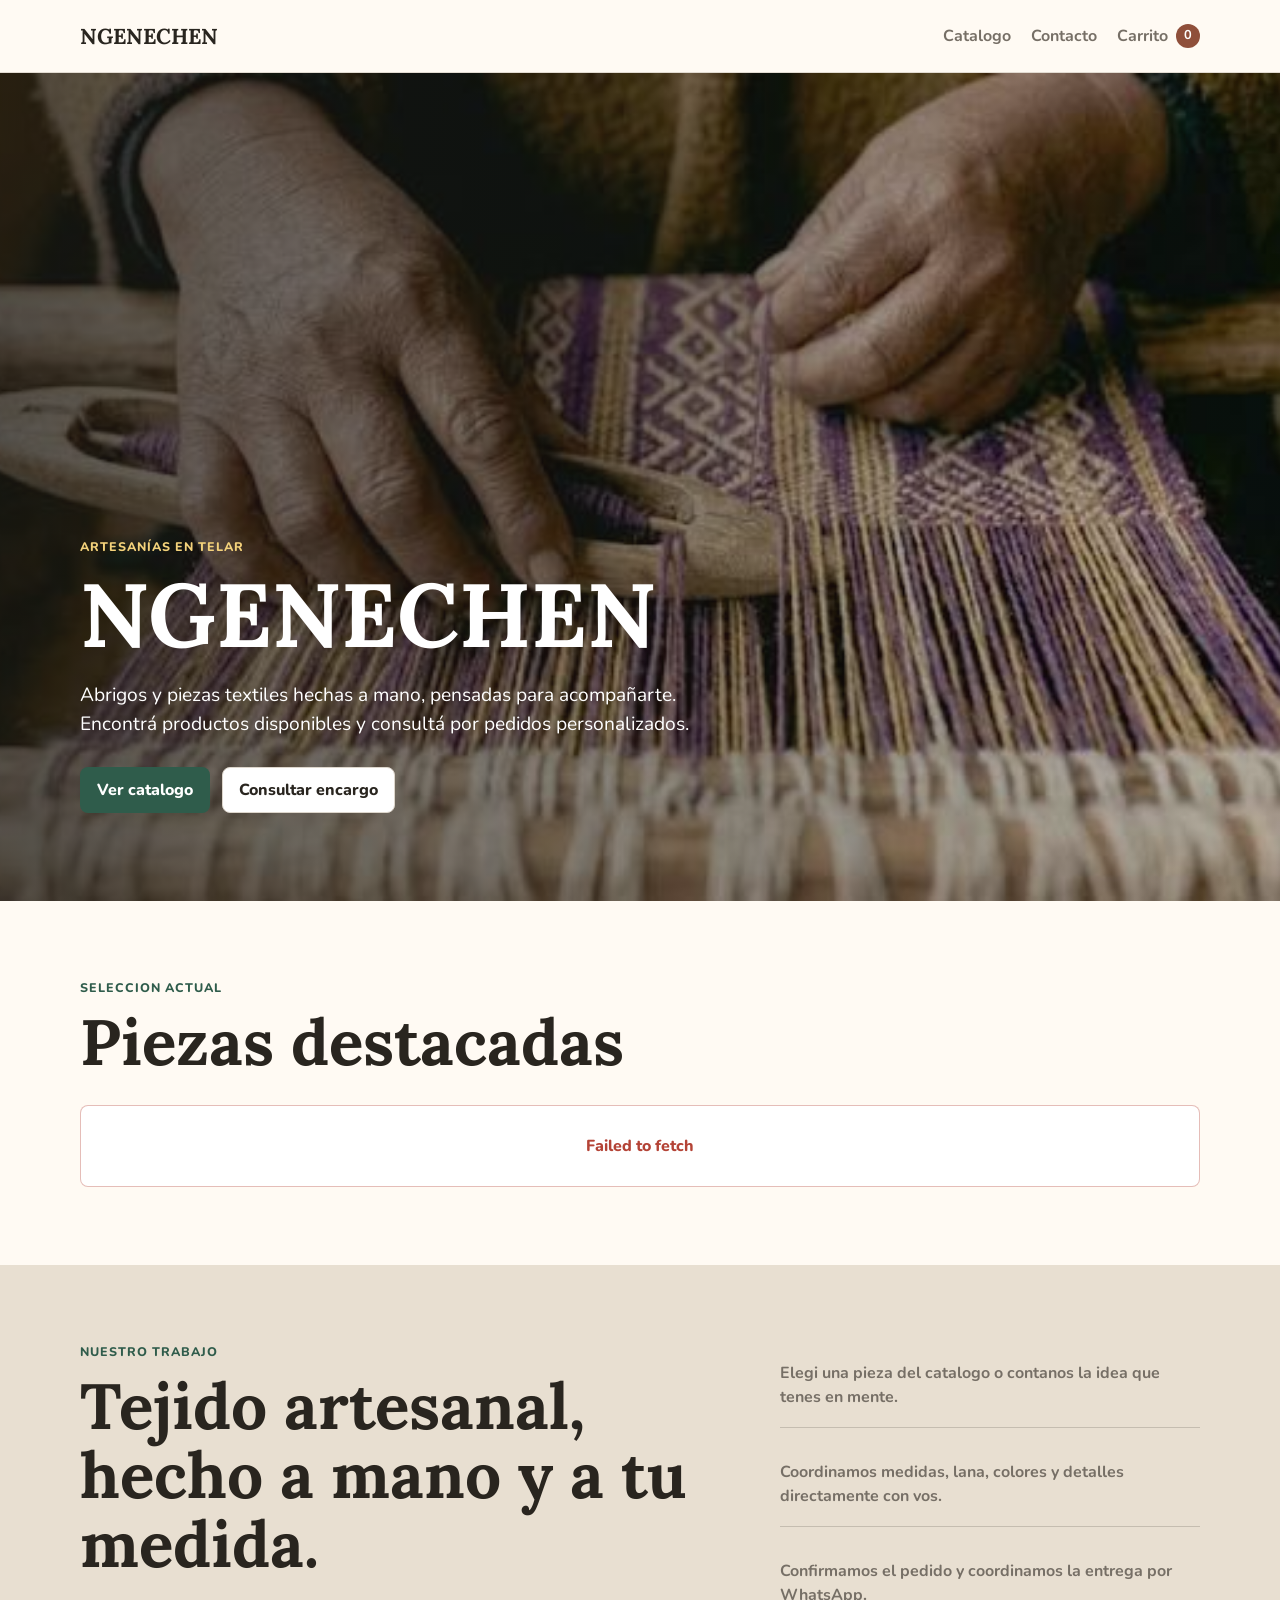
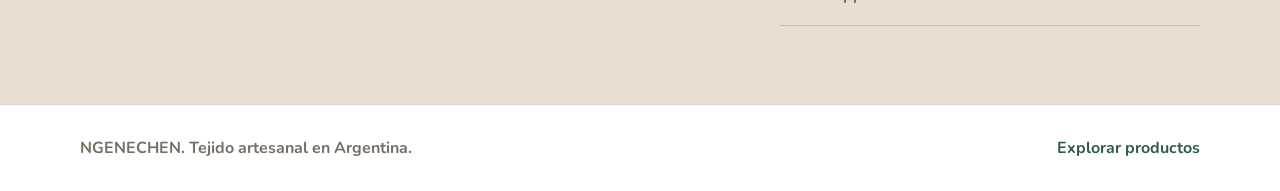
<file: index.html>
<!DOCTYPE html>
<html lang="es">
<head>
    <meta charset="UTF-8">
    <meta name="viewport" content="width=device-width, initial-scale=1.0">
    <title>NGENECHEN | Artesanias en telar</title>
    <meta name="description" content="Artesanias tejidas en telar, hechas a mano. Piezas a medida y encargos personalizados.">
    <link rel="preconnect" href="https://fonts.googleapis.com">
    <link rel="preconnect" href="https://fonts.gstatic.com" crossorigin>
    <link href="https://fonts.googleapis.com/css2?family=Lora:wght@500;700&family=Nunito:wght@400;600;700&display=swap" rel="stylesheet">
    <link rel="stylesheet" href="css/style.css">
    <link rel="stylesheet" href="css/cards.css">
    <link rel="stylesheet" href="css/carrito.css">
    <link rel="stylesheet" href="css/responsive.css">
</head>
<body data-page="inicio">
    <header class="site-header">
        <nav class="nav container" aria-label="Navegacion principal">
            <a class="brand" href="index.html">NGENECHEN</a>
            <div class="nav-links">
                <a href="catalogo.html">Catalogo</a>
                <a href="contacto.html">Contacto</a>
                <a class="cart-link" href="carrito.html">Carrito <span data-cart-count hidden>0</span></a>
            </div>
        </nav>
    </header>

    <main>
        <section class="hero">
            <img src="assets/products/captura1.jpeg" alt="Poncho tejido artesanal en telar">
            <div class="hero-content container">
                <p class="eyebrow">Artesanías en telar</p>
                <h1>NGENECHEN</h1>
                <p>Abrigos y piezas textiles hechas a mano, pensadas para acompañarte. Encontrá productos disponibles y consultá por pedidos personalizados.</p>
                <div class="actions-row">
                    <a class="button button-primary" href="catalogo.html">Ver catalogo</a>
                    <a class="button button-secondary" href="contacto.html">Consultar encargo</a>
                </div>
            </div>
        </section>

        <section class="section container">
            <div class="section-heading">
                <p class="eyebrow">Seleccion actual</p>
                <h2>Piezas destacadas</h2>
            </div>
            <div class="products-grid" data-featured-products></div>
        </section>

        <section class="section section-band">
            <div class="container split">
                <div>
                    <p class="eyebrow">Nuestro trabajo</p>
                    <h2>Tejido artesanal, hecho a mano y a tu medida.</h2>
                </div>
                <div class="steps">
                    <p>Elegi una pieza del catalogo o contanos la idea que tenes en mente.</p>
                    <p>Coordinamos medidas, lana, colores y detalles directamente con vos.</p>
                    <p>Confirmamos el pedido y coordinamos la entrega por WhatsApp.</p>
                </div>
            </div>
        </section>
    </main>

    <footer class="site-footer">
        <div class="container footer-content">
            <p>NGENECHEN. Tejido artesanal en Argentina.</p>
            <a href="catalogo.html">Explorar productos</a>
        </div>
    </footer>

    <script type="module" src="js/app.js"></script>
</body>
</html>
</file>
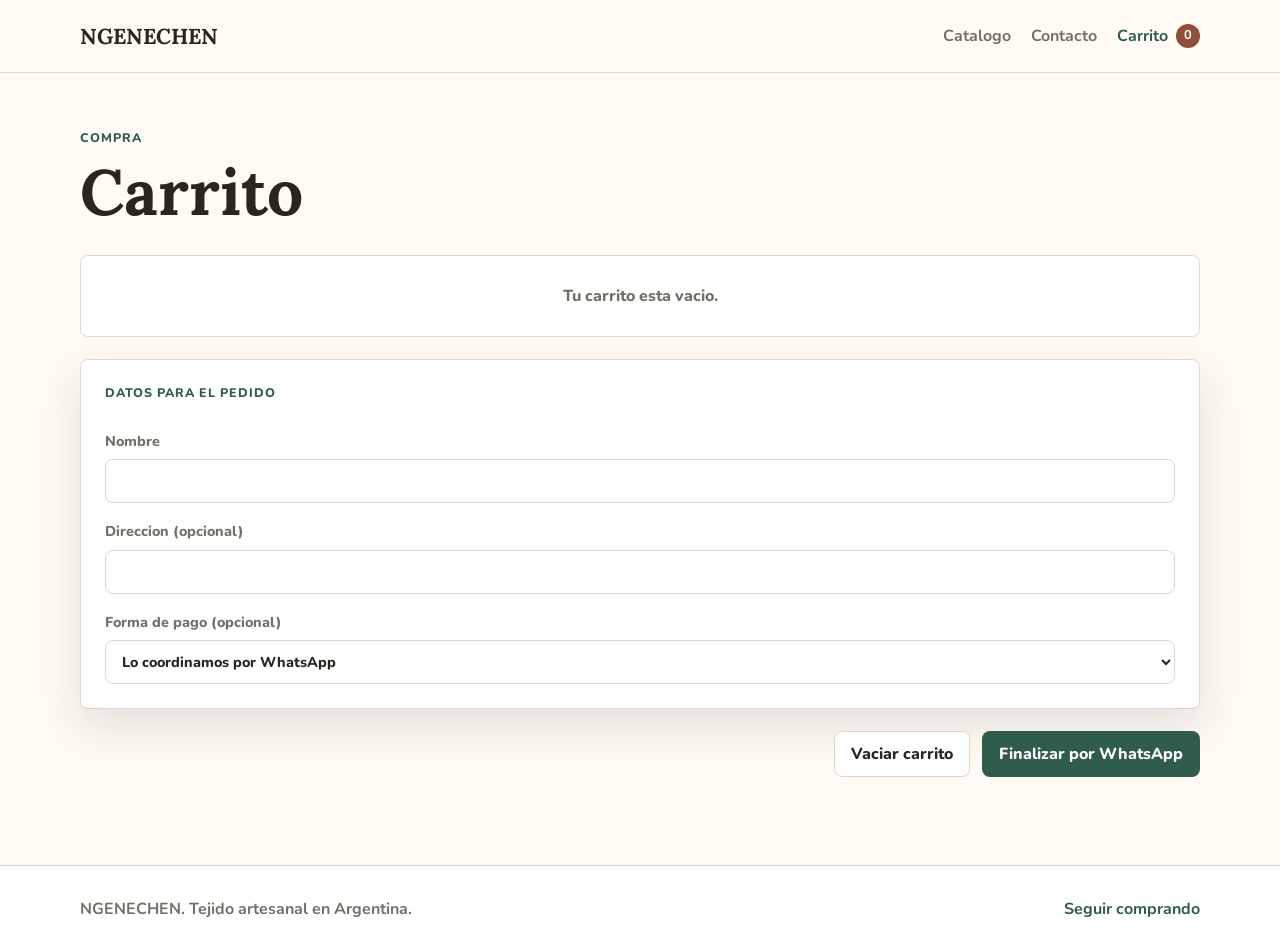
<file: carrito.html>
<!DOCTYPE html>
<html lang="es">
<head>
    <meta charset="UTF-8">
    <meta name="viewport" content="width=device-width, initial-scale=1.0">
    <title>Carrito | NGENECHEN</title>
    <link rel="preconnect" href="https://fonts.googleapis.com">
    <link rel="preconnect" href="https://fonts.gstatic.com" crossorigin>
    <link href="https://fonts.googleapis.com/css2?family=Lora:wght@500;700&family=Nunito:wght@400;600;700&display=swap" rel="stylesheet">
    <link rel="stylesheet" href="css/style.css">
    <link rel="stylesheet" href="css/cards.css">
    <link rel="stylesheet" href="css/carrito.css">
    <link rel="stylesheet" href="css/responsive.css">
</head>
<body data-page="carrito">
    <header class="site-header">
        <nav class="nav container" aria-label="Navegacion principal">
            <a class="brand" href="index.html">NGENECHEN</a>
            <div class="nav-links">
                <a href="catalogo.html">Catalogo</a>
                <a href="contacto.html">Contacto</a>
                <a class="cart-link" href="carrito.html" aria-current="page">Carrito <span data-cart-count hidden>0</span></a>
            </div>
        </nav>
    </header>

    <main class="page-main container">
        <section class="page-title">
            <p class="eyebrow">Compra</p>
            <h1>Carrito</h1>
        </section>

        <section data-cart-container aria-live="polite"></section>

        <form class="contact-form" id="checkout-form" data-checkout-form>
            <p class="eyebrow">Datos para el pedido</p>
            <label>
                Nombre
                <input type="text" name="nombre" autocomplete="name" required>
            </label>
            <label>
                Direccion (opcional)
                <input type="text" name="direccion" autocomplete="street-address">
            </label>
            <label>
                Forma de pago (opcional)
                <select name="formaPago">
                    <option value="">Lo coordinamos por WhatsApp</option>
                    <option value="Efectivo">Efectivo</option>
                    <option value="Transferencia">Transferencia</option>
                    <option value="Otro">Otro</option>
                </select>
            </label>
        </form>

        <div class="cart-actions">
            <button class="button button-secondary" type="button" data-clear-cart>Vaciar carrito</button>
            <button class="button button-primary" type="submit" form="checkout-form" data-checkout>Finalizar por WhatsApp</button>
        </div>
    </main>

    <footer class="site-footer">
        <div class="container footer-content">
            <p>NGENECHEN. Tejido artesanal en Argentina.</p>
            <a href="catalogo.html">Seguir comprando</a>
        </div>
    </footer>

    <script type="module" src="js/app.js"></script>
</body>
</html>
</file>
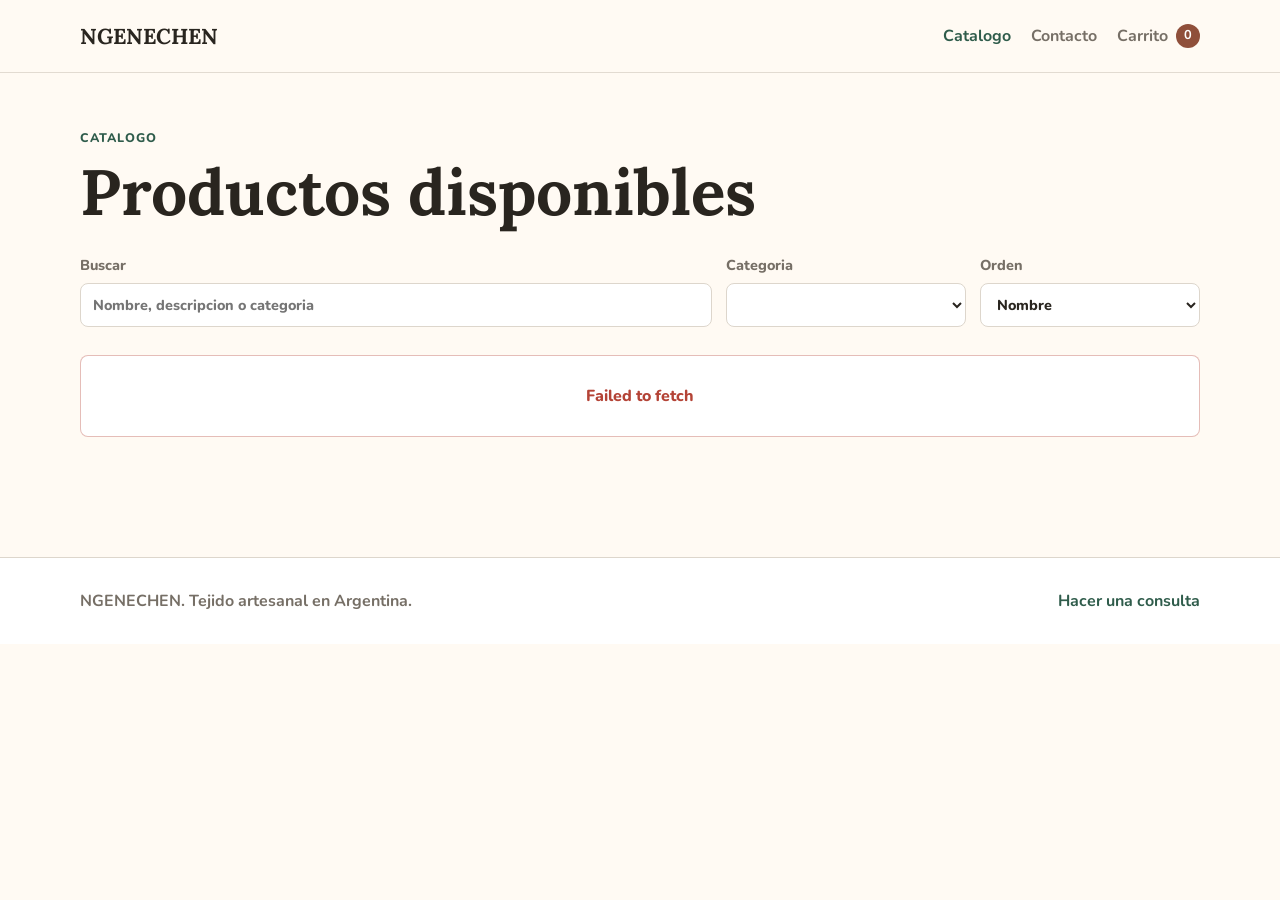
<file: catalogo.html>
<!DOCTYPE html>
<html lang="es">
<head>
    <meta charset="UTF-8">
    <meta name="viewport" content="width=device-width, initial-scale=1.0">
    <title>Catalogo | NGENECHEN</title>
    <link rel="preconnect" href="https://fonts.googleapis.com">
    <link rel="preconnect" href="https://fonts.gstatic.com" crossorigin>
    <link href="https://fonts.googleapis.com/css2?family=Lora:wght@500;700&family=Nunito:wght@400;600;700&display=swap" rel="stylesheet">
    <link rel="stylesheet" href="css/style.css">
    <link rel="stylesheet" href="css/cards.css">
    <link rel="stylesheet" href="css/carrito.css">
    <link rel="stylesheet" href="css/responsive.css">
</head>
<body data-page="catalogo">
    <header class="site-header">
        <nav class="nav container" aria-label="Navegacion principal">
            <a class="brand" href="index.html">NGENECHEN</a>
            <div class="nav-links">
                <a href="catalogo.html" aria-current="page">Catalogo</a>
                <a href="contacto.html">Contacto</a>
                <a class="cart-link" href="carrito.html">Carrito <span data-cart-count hidden>0</span></a>
            </div>
        </nav>
    </header>

    <main class="page-main container">
        <section class="page-title">
            <p class="eyebrow">Catalogo</p>
            <h1>Productos disponibles</h1>
        </section>

        <section class="toolbar" aria-label="Filtros del catalogo">
            <label>
                Buscar
                <input type="search" data-search placeholder="Nombre, descripcion o categoria">
            </label>
            <label>
                Categoria
                <select data-category></select>
            </label>
            <label>
                Orden
                <select data-sort>
                    <option value="nombre">Nombre</option>
                    <option value="precioAsc">Menor precio</option>
                    <option value="precioDesc">Mayor precio</option>
                    <option value="stock">Stock</option>
                </select>
            </label>
        </section>

        <section class="products-grid" data-products-grid aria-live="polite"></section>
        <nav class="pagination" data-pagination aria-label="Paginacion"></nav>
    </main>

    <footer class="site-footer">
        <div class="container footer-content">
            <p>NGENECHEN. Tejido artesanal en Argentina.</p>
            <a href="contacto.html">Hacer una consulta</a>
        </div>
    </footer>

    <script type="module" src="js/app.js"></script>
</body>
</html>
</file>
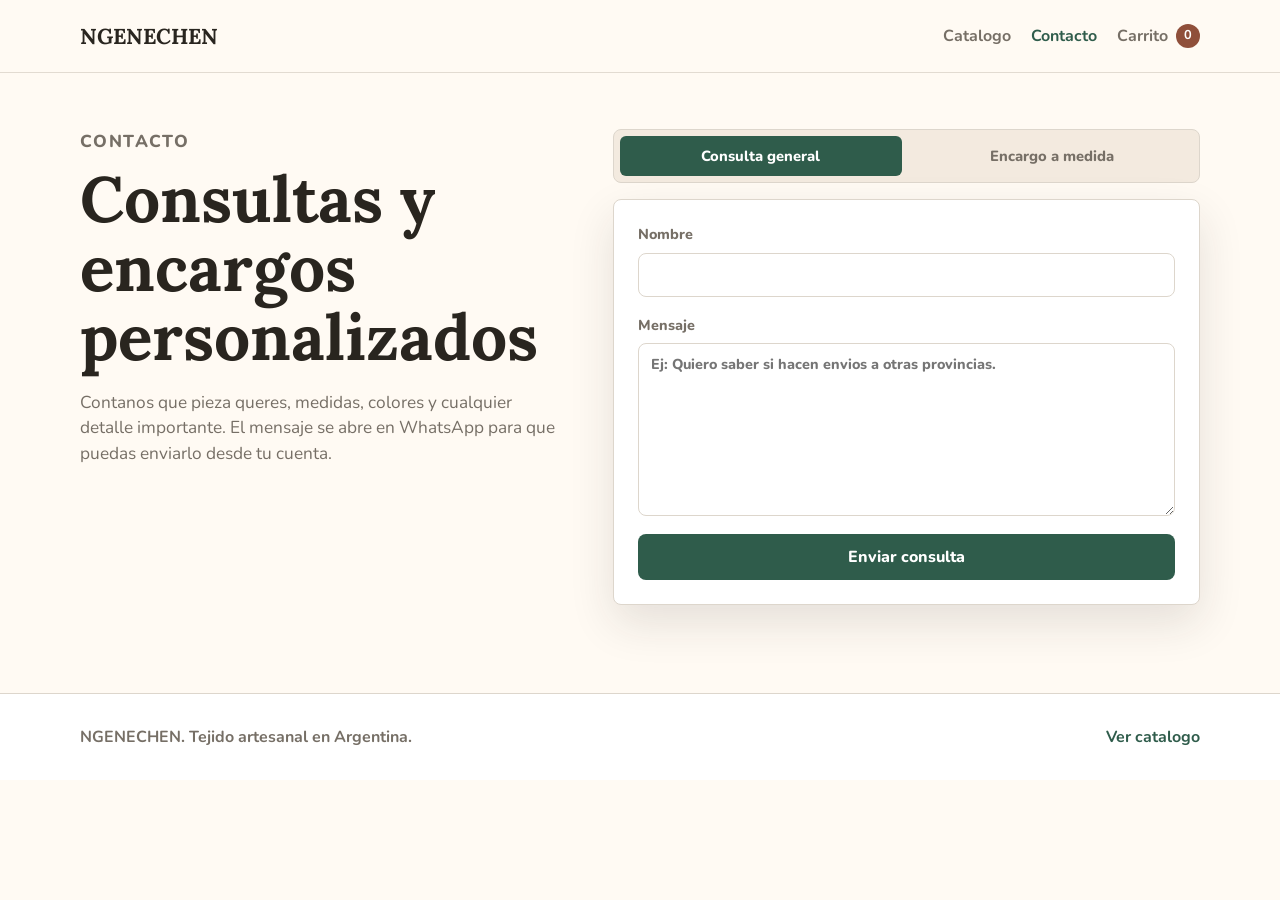
<file: contacto.html>
<!DOCTYPE html>
<html lang="es">
<head>
    <meta charset="UTF-8">
    <meta name="viewport" content="width=device-width, initial-scale=1.0">
    <title>Contacto | NGENECHEN</title>
    <link rel="preconnect" href="https://fonts.googleapis.com">
    <link rel="preconnect" href="https://fonts.gstatic.com" crossorigin>
    <link href="https://fonts.googleapis.com/css2?family=Lora:wght@500;700&family=Nunito:wght@400;600;700&display=swap" rel="stylesheet">
    <link rel="stylesheet" href="css/style.css">
    <link rel="stylesheet" href="css/cards.css">
    <link rel="stylesheet" href="css/carrito.css">
    <link rel="stylesheet" href="css/responsive.css">
</head>
<body data-page="contacto">
    <header class="site-header">
        <nav class="nav container" aria-label="Navegacion principal">
            <a class="brand" href="index.html">NGENECHEN</a>
            <div class="nav-links">
                <a href="catalogo.html">Catalogo</a>
                <a href="contacto.html" aria-current="page">Contacto</a>
                <a class="cart-link" href="carrito.html">Carrito <span data-cart-count hidden>0</span></a>
            </div>
        </nav>
    </header>

    <main class="page-main container">
        <section class="contact-layout">
            <div>
                <p class="eyebrow">Contacto</p>
                <h1>Consultas y encargos personalizados</h1>
                <p>Contanos que pieza queres, medidas, colores y cualquier detalle importante. El mensaje se abre en WhatsApp para que puedas enviarlo desde tu cuenta.</p>
            </div>

            <div>
                <div class="contact-mode-switch" role="radiogroup" aria-label="Tipo de consulta">
                    <label class="mode-option">
                        <input type="radio" name="modo-contacto" value="general" data-contact-mode checked>
                        <span>Consulta general</span>
                    </label>
                    <label class="mode-option">
                        <input type="radio" name="modo-contacto" value="encargo" data-contact-mode>
                        <span>Encargo a medida</span>
                    </label>
                </div>

                <form class="contact-form" data-contact-form-general>
                    <label>
                        Nombre
                        <input type="text" name="nombre" autocomplete="name" required>
                    </label>
                    <label>
                        Mensaje
                        <textarea name="mensaje" rows="7" required placeholder="Ej: Quiero saber si hacen envios a otras provincias."></textarea>
                    </label>
                    <button class="button button-primary" type="submit">Enviar consulta</button>
                </form>

                <form class="contact-form" data-contact-form-encargo hidden>
                    <label>
                        Nombre
                        <input type="text" name="nombre" autocomplete="name" required>
                    </label>

                    <label>
                        Tipo de prenda
                        <select name="prenda" required>
                            <option value="" disabled selected>Elegi una opcion</option>
                            <option value="Poncho">Poncho</option>
                            <option value="Ruana">Ruana</option>
                            <option value="Manta">Manta</option>
                            <option value="Bufanda">Bufanda</option>
                            <option value="Otro">Otro</option>
                        </select>
                    </label>

                    <div class="field-grid">
                        <label>
                            Ancho (cm)
                            <input type="number" name="ancho" min="1" inputmode="numeric" required>
                        </label>
                        <label>
                            Largo (cm)
                            <input type="number" name="largo" min="1" inputmode="numeric" required>
                        </label>
                    </div>

                    <label>
                        Tipo de lana
                        <select name="lana" required>
                            <option value="" disabled selected>Elegi una opcion</option>
                            <option value="Oveja">Oveja</option>
                            <option value="Llama">Llama</option>
                            <option value="Industrial">Industrial</option>
                            <option value="Otras">Otras</option>
                        </select>
                    </label>

                    <label>
                        Tipo de telar
                        <select name="telar" required>
                            <option value="" disabled selected>Elegi una opcion</option>
                            <option value="4 cuadros">4 cuadros</option>
                            <option value="6 cuadros">6 cuadros</option>
                            <option value="8 cuadros">8 cuadros</option>
                            <option value="Otro">Otro</option>
                        </select>
                    </label>

                    <label>
                        Colores
                        <input type="text" name="colores" placeholder="Ej: bordo y beige" required>
                    </label>

                    <fieldset class="radio-group">
                        <legend>Con o sin detalles</legend>
                        <label class="radio-option">
                            <input type="radio" name="detalles" value="Con detalles" checked>
                            <span>Con detalles</span>
                        </label>
                        <label class="radio-option">
                            <input type="radio" name="detalles" value="Sin detalles">
                            <span>Sin detalles</span>
                        </label>
                    </fieldset>

                    <label>
                        Descripcion libre (opcional)
                        <textarea name="descripcion" rows="4" placeholder="Contanos cualquier otro detalle: flecos, guarda, ocasion, etc."></textarea>
                    </label>

                    <button class="button button-primary" type="submit">Enviar encargo</button>
                </form>
            </div>
        </section>
    </main>

    <footer class="site-footer">
        <div class="container footer-content">
            <p>NGENECHEN. Tejido artesanal en Argentina.</p>
            <a href="catalogo.html">Ver catalogo</a>
        </div>
    </footer>

    <script type="module" src="js/app.js"></script>
</body>
</html>
</file>
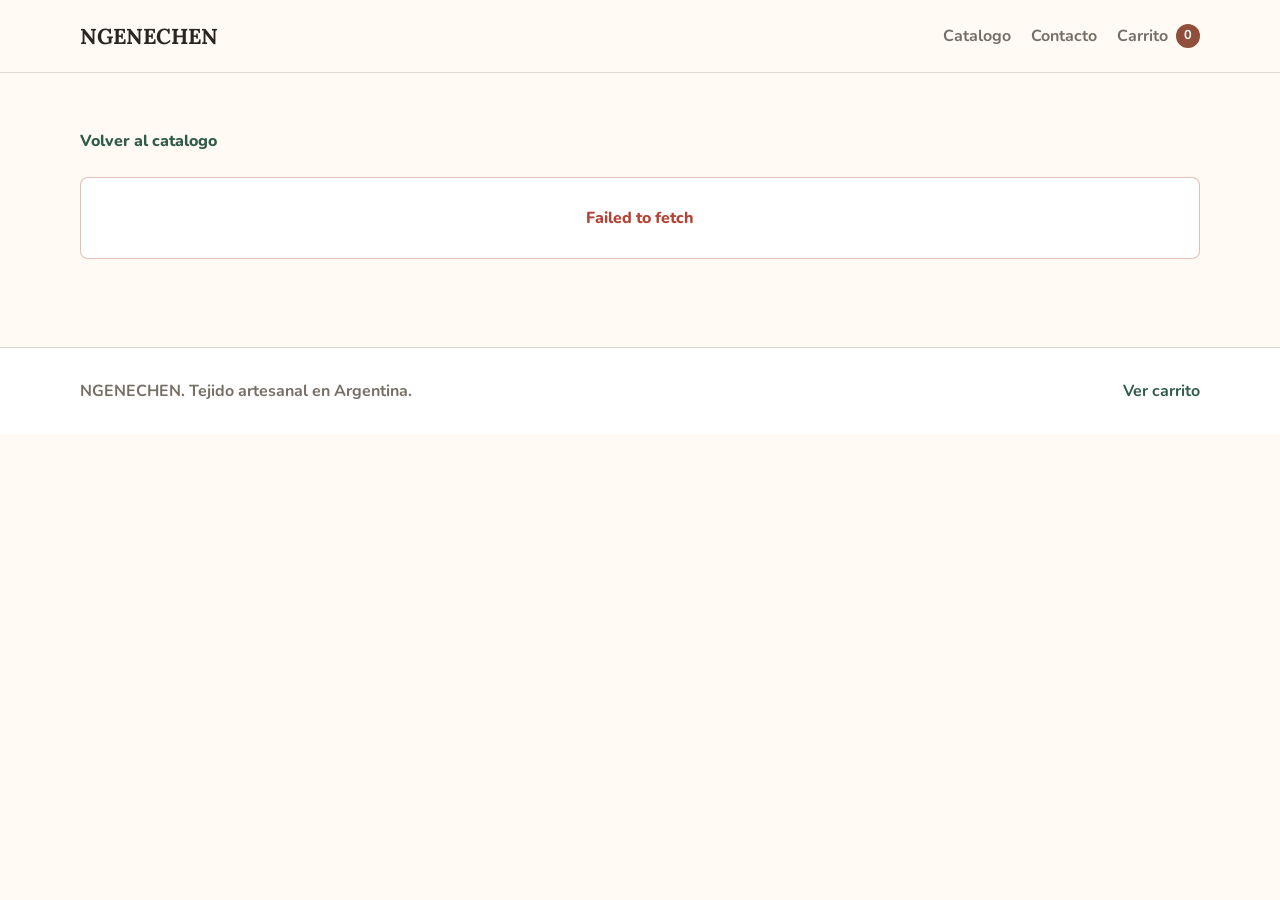
<file: producto.html>
<!DOCTYPE html>
<html lang="es">
<head>
    <meta charset="UTF-8">
    <meta name="viewport" content="width=device-width, initial-scale=1.0">
    <title>Producto | NGENECHEN</title>
    <link rel="preconnect" href="https://fonts.googleapis.com">
    <link rel="preconnect" href="https://fonts.gstatic.com" crossorigin>
    <link href="https://fonts.googleapis.com/css2?family=Lora:wght@500;700&family=Nunito:wght@400;600;700&display=swap" rel="stylesheet">
    <link rel="stylesheet" href="css/style.css">
    <link rel="stylesheet" href="css/cards.css">
    <link rel="stylesheet" href="css/carrito.css">
    <link rel="stylesheet" href="css/responsive.css">
</head>
<body data-page="producto">
    <header class="site-header">
        <nav class="nav container" aria-label="Navegacion principal">
            <a class="brand" href="index.html">NGENECHEN</a>
            <div class="nav-links">
                <a href="catalogo.html">Catalogo</a>
                <a href="contacto.html">Contacto</a>
                <a class="cart-link" href="carrito.html">Carrito <span data-cart-count hidden>0</span></a>
            </div>
        </nav>
    </header>

    <main class="page-main container">
        <a class="back-link" href="catalogo.html">Volver al catalogo</a>
        <section data-product-detail aria-live="polite"></section>
    </main>

    <footer class="site-footer">
        <div class="container footer-content">
            <p>NGENECHEN. Tejido artesanal en Argentina.</p>
            <a href="carrito.html">Ver carrito</a>
        </div>
    </footer>

    <script type="module" src="js/app.js"></script>
</body>
</html>
</file>
<file: css/style.css>
:root {
    --color-ink: #29251f;
    --color-muted: #766f66;
    --color-line: #ddd6cc;
    --color-paper: #fffaf3;
    --color-soft: #f3eadf;
    --color-clay: #8f4f3a;
    --color-forest: #2f5c4b;
    --color-gold: #c49643;
    --color-danger: #b44336;
    --shadow: 0 18px 45px rgba(41, 37, 31, 0.12);
    --radius: 8px;
}

* {
    box-sizing: border-box;
}

html {
    scroll-behavior: smooth;
}

body {
    margin: 0;
    min-height: 100vh;
    color: var(--color-ink);
    background: var(--color-paper);
    font-family: "Nunito", Arial, sans-serif;
    line-height: 1.5;
}

img {
    display: block;
    max-width: 100%;
}

a {
    color: inherit;
    text-decoration: none;
}

button,
input,
select,
textarea {
    font: inherit;
}

.container {
    width: min(1120px, calc(100% - 32px));
    margin-inline: auto;
}

.site-header {
    position: sticky;
    top: 0;
    z-index: 20;
    border-bottom: 1px solid rgba(221, 214, 204, 0.85);
    background: rgba(255, 250, 243, 0.94);
    backdrop-filter: blur(12px);
}

.nav {
    min-height: 72px;
    display: flex;
    align-items: center;
    justify-content: space-between;
    gap: 24px;
}

.brand {
    font-family: "Lora", Georgia, serif;
    font-size: 1.35rem;
    font-weight: 700;
    letter-spacing: 0;
}

.nav-links {
    display: flex;
    align-items: center;
    gap: 20px;
    color: var(--color-muted);
    font-weight: 700;
}

.nav-links a {
    padding: 8px 0;
}

.nav-links a:hover,
.nav-links a[aria-current="page"] {
    color: var(--color-forest);
}

.cart-link {
    display: inline-flex;
    align-items: center;
    gap: 8px;
}

[data-cart-count] {
    min-width: 24px;
    height: 24px;
    display: inline-grid;
    place-items: center;
    border-radius: 999px;
    color: #fff;
    background: var(--color-clay);
    font-size: 0.8rem;
}

.hero {
    min-height: calc(100vh - 72px);
    max-height: 760px;
    position: relative;
    display: grid;
    align-items: end;
    overflow: hidden;
}

.hero::after {
    content: "";
    position: absolute;
    inset: 0;
    background: linear-gradient(90deg, rgba(27, 24, 20, 0.72), rgba(27, 24, 20, 0.22));
}

.hero img {
    position: absolute;
    inset: 0;
    width: 100%;
    height: 100%;
    object-fit: cover;
}

.hero-content {
    position: relative;
    z-index: 1;
    padding-block: 128px 88px;
    color: #fff;
}

.hero-content h1,
.page-title h1,
.section-heading h2,
.split h2,
.contact-layout h1,
.product-detail h1 {
    margin: 0;
    font-family: "Lora", Georgia, serif;
    line-height: 1.08;
}

.hero-content h1 {
    max-width: 720px;
    font-size: clamp(3rem, 7vw, 6.5rem);
}

.hero-content p:not(.eyebrow) {
    max-width: 620px;
    margin: 18px 0 0;
    font-size: 1.2rem;
}

.page-main {
    padding-block: 56px 88px;
}

.page-title,
.section-heading {
    margin-bottom: 28px;
}

.page-title h1,
.section-heading h2,
.split h2,
.contact-layout h1 {
    max-width: 760px;
    font-size: clamp(2rem, 5vw, 4rem);
}

.eyebrow {
    margin: 0 0 10px;
    color: var(--color-forest);
    font-size: 0.78rem;
    font-weight: 800;
    letter-spacing: 0.08em;
    text-transform: uppercase;
}

.hero .eyebrow {
    color: #f4d27b;
}

.section {
    padding-block: 78px;
}

.section-band {
    background: #e8dfd1;
}

.split {
    display: grid;
    grid-template-columns: minmax(0, 1fr) minmax(280px, 420px);
    gap: 48px;
    align-items: start;
}

.steps {
    display: grid;
    gap: 14px;
}

.steps p {
    margin: 0;
    padding: 18px 0;
    border-bottom: 1px solid rgba(41, 37, 31, 0.18);
    color: var(--color-muted);
    font-weight: 700;
}

.actions-row {
    display: flex;
    flex-wrap: wrap;
    align-items: center;
    gap: 12px;
    margin-top: 28px;
}

.button {
    min-height: 44px;
    display: inline-flex;
    align-items: center;
    justify-content: center;
    gap: 8px;
    border: 1px solid transparent;
    border-radius: var(--radius);
    padding: 10px 16px;
    cursor: pointer;
    font-weight: 800;
    transition: transform 160ms ease, background 160ms ease, border-color 160ms ease;
}

.button:hover {
    transform: translateY(-1px);
}

.button:disabled {
    cursor: not-allowed;
    opacity: 0.55;
    transform: none;
}

.button-primary {
    color: #fff;
    background: var(--color-forest);
}

.button-primary:hover {
    background: #24483b;
}

.button-secondary {
    color: var(--color-ink);
    background: #fff;
    border-color: var(--color-line);
}

.button-secondary:hover {
    border-color: var(--color-gold);
}

.button-ghost {
    color: var(--color-danger);
    background: transparent;
    border-color: var(--color-line);
}

.toolbar {
    display: grid;
    grid-template-columns: minmax(240px, 1fr) minmax(180px, 240px) minmax(160px, 220px);
    gap: 14px;
    margin-bottom: 28px;
}

label {
    display: grid;
    gap: 7px;
    color: var(--color-muted);
    font-size: 0.9rem;
    font-weight: 800;
}

input,
select,
textarea {
    width: 100%;
    min-height: 44px;
    border: 1px solid var(--color-line);
    border-radius: var(--radius);
    padding: 10px 12px;
    color: var(--color-ink);
    background: #fff;
}

textarea {
    resize: vertical;
}

input:focus,
select:focus,
textarea:focus {
    outline: 3px solid rgba(47, 92, 75, 0.18);
    border-color: var(--color-forest);
}

.pagination {
    display: flex;
    flex-wrap: wrap;
    justify-content: center;
    gap: 8px;
    margin-top: 32px;
}

.page-button {
    width: 42px;
    height: 42px;
    border: 1px solid var(--color-line);
    border-radius: var(--radius);
    background: #fff;
    cursor: pointer;
    font-weight: 800;
}

.page-button.is-active {
    color: #fff;
    background: var(--color-forest);
    border-color: var(--color-forest);
}

.state {
    grid-column: 1 / -1;
    padding: 28px;
    border: 1px solid var(--color-line);
    border-radius: var(--radius);
    color: var(--color-muted);
    background: #fff;
    text-align: center;
    font-weight: 800;
}

.state-error {
    color: var(--color-danger);
    border-color: rgba(180, 67, 54, 0.35);
}

.state-loading {
    color: var(--color-forest);
}

.back-link {
    display: inline-flex;
    margin-bottom: 24px;
    color: var(--color-forest);
    font-weight: 800;
}

.contact-layout {
    display: grid;
    grid-template-columns: minmax(0, 0.9fr) minmax(300px, 1.1fr);
    gap: 52px;
    align-items: start;
}

.contact-layout p {
    color: var(--color-muted);
    font-size: 1.08rem;
}

.contact-form {
    display: grid;
    gap: 18px;
    padding: 24px;
    border: 1px solid var(--color-line);
    border-radius: var(--radius);
    background: #fff;
    box-shadow: var(--shadow);
}

.contact-form[hidden] {
    display: none;
}

.contact-mode-switch {
    display: grid;
    grid-template-columns: 1fr 1fr;
    gap: 8px;
    margin-bottom: 16px;
    padding: 6px;
    border: 1px solid var(--color-line);
    border-radius: var(--radius);
    background: var(--color-soft);
}

.mode-option {
    display: grid;
    margin: 0;
}

.mode-option input {
    position: absolute;
    opacity: 0;
    pointer-events: none;
}

.mode-option span {
    display: inline-flex;
    align-items: center;
    justify-content: center;
    min-height: 40px;
    border-radius: calc(var(--radius) - 2px);
    padding: 8px 10px;
    color: var(--color-muted);
    font-weight: 800;
    font-size: 0.92rem;
    text-align: center;
    cursor: pointer;
    transition: background 160ms ease, color 160ms ease;
}

.mode-option input:checked + span {
    color: #fff;
    background: var(--color-forest);
}

.mode-option input:focus-visible + span {
    outline: 3px solid rgba(47, 92, 75, 0.3);
}

.field-grid {
    display: grid;
    grid-template-columns: 1fr 1fr;
    gap: 18px;
}

.radio-group {
    display: grid;
    gap: 10px;
    margin: 0;
    padding: 0;
    border: 0;
}

.radio-group legend {
    padding: 0;
    color: var(--color-muted);
    font-size: 0.9rem;
    font-weight: 800;
}

.radio-option {
    display: flex;
    align-items: center;
    gap: 8px;
    color: var(--color-ink);
    font-weight: 700;
}

.radio-option input {
    width: auto;
    min-height: auto;
}

.site-footer {
    border-top: 1px solid var(--color-line);
    color: var(--color-muted);
    background: #fff;
}

.footer-content {
    min-height: 86px;
    display: flex;
    align-items: center;
    justify-content: space-between;
    gap: 18px;
    font-weight: 700;
}

.footer-content a {
    color: var(--color-forest);
}

.toast {
    position: fixed;
    right: 18px;
    bottom: 18px;
    z-index: 50;
    max-width: min(360px, calc(100vw - 36px));
    padding: 14px 16px;
    border-radius: var(--radius);
    color: #fff;
    background: var(--color-forest);
    box-shadow: var(--shadow);
    opacity: 0;
    transform: translateY(12px);
    transition: opacity 180ms ease, transform 180ms ease;
}

.toast.is-visible {
    opacity: 1;
    transform: translateY(0);
}
</file>
<file: css/cards.css>
.products-grid {
    display: grid;
    grid-template-columns: repeat(3, minmax(0, 1fr));
    gap: 22px;
}

.product-card {
    min-width: 0;
    display: flex;
    flex-direction: column;
    overflow: hidden;
    border: 1px solid var(--color-line);
    border-radius: var(--radius);
    background: #fff;
    box-shadow: 0 10px 28px rgba(41, 37, 31, 0.08);
}

.product-card__media {
    aspect-ratio: 4 / 3;
    overflow: hidden;
    background: var(--color-soft);
}

.product-card__media img {
    width: 100%;
    height: 100%;
    object-fit: cover;
    transition: transform 240ms ease;
}

.product-card:hover .product-card__media img {
    transform: scale(1.04);
}

.product-card__body {
    min-height: 300px;
    display: flex;
    flex-direction: column;
    gap: 12px;
    padding: 18px;
}

.product-card__category {
    margin: 0;
    color: var(--color-forest);
    font-size: 0.78rem;
    font-weight: 800;
    text-transform: uppercase;
}

.product-card h3 {
    margin: 0;
    font-family: "Lora", Georgia, serif;
    font-size: 1.25rem;
    line-height: 1.2;
}

.product-card p {
    margin: 0;
    color: var(--color-muted);
}

.product-card__footer {
    display: flex;
    align-items: center;
    justify-content: space-between;
    gap: 12px;
    margin-top: auto;
    padding-top: 14px;
    border-top: 1px solid var(--color-line);
}

.product-card__footer strong {
    font-size: 1.15rem;
}

.product-card__footer span {
    color: var(--color-muted);
    font-size: 0.9rem;
    font-weight: 800;
}

.product-card__actions {
    display: grid;
    grid-template-columns: 1fr 1fr;
    gap: 10px;
}

.product-detail {
    display: grid;
    grid-template-columns: minmax(300px, 0.95fr) minmax(0, 1.05fr);
    gap: 48px;
    align-items: start;
}

.product-detail__image {
    width: 100%;
    aspect-ratio: 1 / 1;
    border-radius: var(--radius);
    object-fit: cover;
    background: var(--color-soft);
}

.product-detail__content {
    display: grid;
    gap: 18px;
}

.product-detail h1 {
    font-size: clamp(2.2rem, 5vw, 4.6rem);
}

.product-detail__description {
    margin: 0;
    color: var(--color-muted);
    font-size: 1.1rem;
}

.price {
    margin: 0;
    font-size: 2rem;
    font-weight: 900;
}

.stock {
    margin: 0;
    color: var(--color-forest);
    font-weight: 800;
}

.quantity-field {
    width: min(140px, 100%);
}
</file>
<file: css/carrito.css>
.cart-list {
    display: grid;
    gap: 14px;
}

.cart-item {
    display: grid;
    grid-template-columns: 92px minmax(0, 1fr) 140px minmax(120px, auto) auto;
    gap: 16px;
    align-items: center;
    padding: 14px;
    border: 1px solid var(--color-line);
    border-radius: var(--radius);
    background: #fff;
}

.cart-item img {
    width: 92px;
    height: 92px;
    border-radius: var(--radius);
    object-fit: cover;
    background: var(--color-soft);
}

.cart-item h3 {
    margin: 0 0 6px;
    font-family: "Lora", Georgia, serif;
}

.cart-item p {
    margin: 0;
    color: var(--color-muted);
    font-weight: 800;
}

.cart-item strong {
    font-size: 1.05rem;
}

.cart-summary {
    display: flex;
    align-items: center;
    justify-content: flex-end;
    gap: 18px;
    margin-top: 18px;
    padding: 22px;
    border: 1px solid var(--color-line);
    border-radius: var(--radius);
    background: #fff;
}

.cart-summary span {
    color: var(--color-muted);
    font-weight: 800;
}

.cart-summary strong {
    font-size: 1.8rem;
}

#checkout-form {
    margin-top: 22px;
}

.cart-actions {
    display: flex;
    flex-wrap: wrap;
    justify-content: flex-end;
    gap: 12px;
    margin-top: 22px;
}
</file>
<file: css/responsive.css>
@media (max-width: 900px) {
    .hero {
        min-height: 680px;
    }

    .toolbar,
    .products-grid,
    .split,
    .product-detail,
    .contact-layout {
        grid-template-columns: 1fr;
    }

    .product-card__body {
        min-height: auto;
    }

    .cart-item {
        grid-template-columns: 78px 1fr;
    }

    .cart-item img {
        width: 78px;
        height: 78px;
    }

    .cart-item .quantity-field,
    .cart-item strong,
    .cart-item .button {
        grid-column: 2;
    }
}

@media (max-width: 640px) {
    .container {
        width: min(100% - 24px, 1120px);
    }

    .nav {
        min-height: auto;
        padding-block: 14px;
        align-items: flex-start;
        flex-direction: column;
        gap: 8px;
    }

    .nav-links {
        width: 100%;
        justify-content: space-between;
        gap: 8px;
        font-size: 0.92rem;
    }

    .hero {
        min-height: 620px;
    }

    .hero-content {
        padding-block: 96px 44px;
    }

    .hero-content h1 {
        font-size: clamp(2.5rem, 18vw, 4rem);
    }

    .hero-content p:not(.eyebrow) {
        font-size: 1rem;
    }

    .section,
    .page-main {
        padding-block: 42px;
    }

    .field-grid {
        grid-template-columns: 1fr;
        gap: 18px;
    }

    .contact-mode-switch {
        grid-template-columns: 1fr;
    }

    .product-card__actions,
    .actions-row {
        display: grid;
        grid-template-columns: 1fr;
        width: 100%;
    }

    .button {
        width: 100%;
    }

    .footer-content {
        min-height: auto;
        padding-block: 24px;
        align-items: flex-start;
        flex-direction: column;
    }

    .cart-summary,
    .cart-actions {
        justify-content: stretch;
    }

    .cart-summary {
        align-items: flex-start;
        flex-direction: column;
    }
}
</file>
